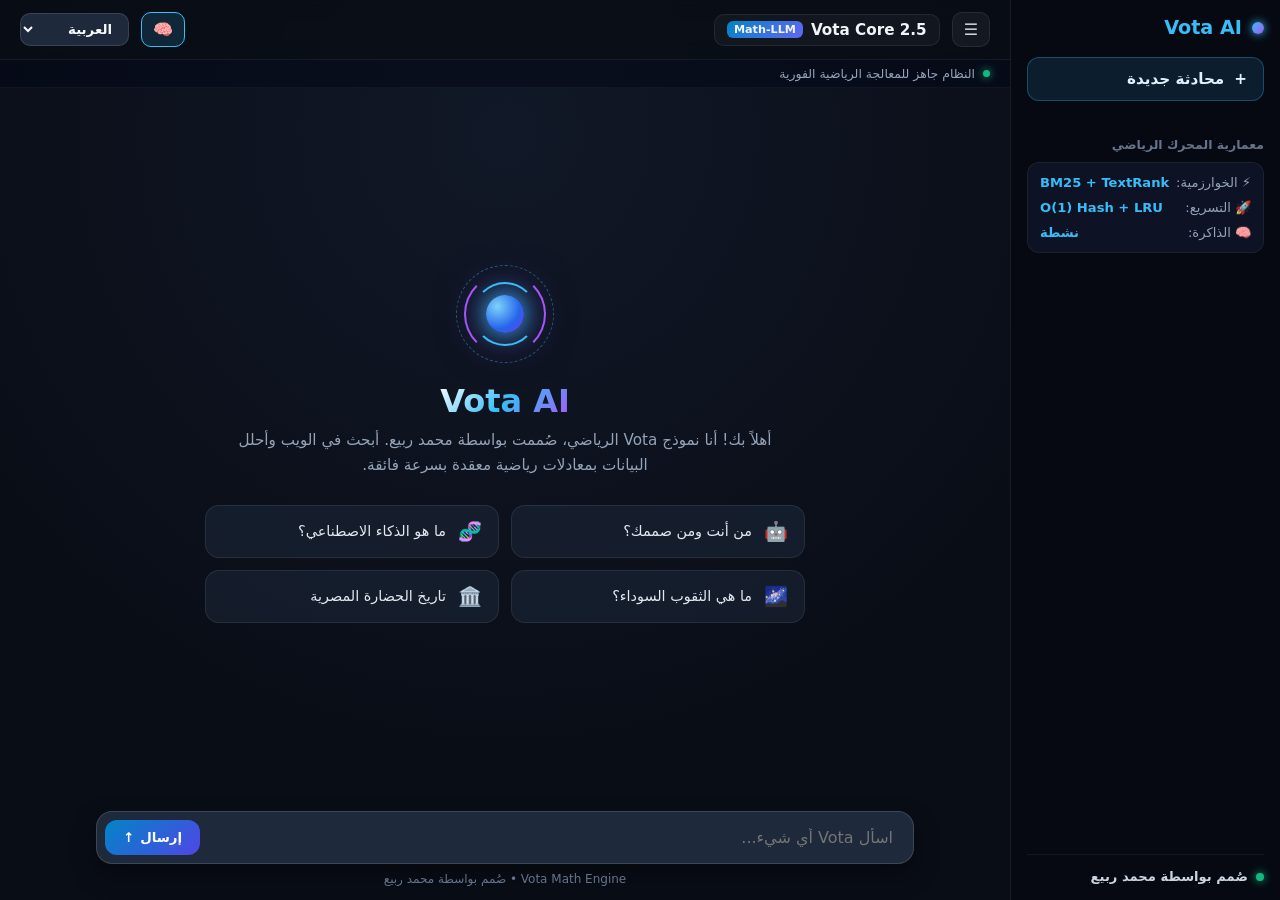
<file: index.html>
<!DOCTYPE html>
<html lang="ar" dir="rtl">
<head>
  <meta charset="UTF-8">
  <meta name="viewport" content="width=device-width, initial-scale=1.0">
  <title>Vota AI | نظام الذكاء الاصطناعي</title>
  <link rel="stylesheet" href="style.css">
</head>
<body>
  <div class="app-layout">
    <!-- القائمة الجانبية (Sidebar) -->
    <aside id="sidebar" class="sidebar">
      <div class="sidebar-header">
        <div class="brand-mini">
          <div class="vota-orb-mini"></div>
          <span>Vota AI</span>
        </div>
        <button id="close-sidebar-btn" class="mobile-only-btn" title="إغلاق القائمة">✕</button>
      </div>

      <button id="new-chat-btn" class="new-chat-btn">
        <span>+</span>
        <span id="new-chat-text">محادثة جديدة</span>
      </button>

      <div class="sidebar-section">
        <p class="section-label" id="engine-specs-title">معمارية المحرك الرياضي</p>
        <div class="spec-card">
          <div class="spec-item"><span>⚡ الخوارزمية:</span> <strong>BM25 + TextRank</strong></div>
          <div class="spec-item"><span>🚀 التسريع:</span> <strong>O(1) Hash + LRU</strong></div>
          <div class="spec-item"><span>🧠 الذاكرة:</span> <strong id="memory-status-label">نشطة</strong></div>
        </div>
      </div>

      <div class="sidebar-footer">
        <div class="dev-badge">
          <span class="dev-dot"></span>
          <span id="footer-text">صُمم بواسطة محمد ربيع</span>
        </div>
      </div>
    </aside>

    <!-- منطقة التطبيق الرئيسية -->
    <main class="main-workspace">
      <!-- الشريط العلوي -->
      <header class="top-bar">
        <div class="header-right">
          <button id="menu-toggle-btn" class="icon-btn" title="القائمة">☰</button>
          <div class="model-selector">
            <span class="model-name">Vota Core 2.5</span>
            <span class="model-tag">Math-LLM</span>
          </div>
        </div>

        <div class="header-left">
          <button id="memory-btn" class="icon-btn active" title="الذاكرة السياقية">🧠</button>
          <select id="language-select" aria-label="Language">
            <option value="ar">العربية</option>
            <option value="en">English</option>
            <option value="fr">Français</option>
          </select>
        </div>
      </header>

      <!-- شريط الحالة الحية -->
      <div id="status-bar" class="status-bar">
        <span class="status-indicator"></span>
        <span id="status-text">النظام جاهز للمعالجة الرياضية الفورية</span>
      </div>

      <!-- منطقة المحادثة واللوجو التفاعلي -->
      <div id="chat-box" class="chat-box">
        <!-- شاشة الترحيب واللوجو المتحرك التفاعلي -->
        <div id="hero-welcome" class="hero-welcome">
          <div id="vota-interactive-logo" class="vota-logo-stage" title="اضغط للتفاعل مع نواة Vota">
            <div class="ring ring-1"></div>
            <div class="ring ring-2"></div>
            <div class="ring ring-3"></div>
            <div class="plasma-core"></div>
          </div>
          <h2 class="hero-title">Vota AI</h2>
          <p id="welcome-msg" class="hero-subtitle">أهلاً بك! أنا نموذج Vota الرياضي، صُممت بواسطة محمد ربيع. أبحث في الويب وأحلل البيانات بمعادلات رياضية معقدة بسرعة فائقة.</p>

          <!-- بطاقات الاقتراحات الذكية -->
          <div id="suggestions" class="prompt-grid">
            <button class="prompt-card" data-key="who">
              <span class="card-icon">🤖</span>
              <span class="card-text">من أنت ومن صممك؟</span>
            </button>
            <button class="prompt-card" data-key="ai">
              <span class="card-icon">🧬</span>
              <span class="card-text">ما هو الذكاء الاصطناعي؟</span>
            </button>
            <button class="prompt-card" data-key="space">
              <span class="card-icon">🌌</span>
              <span class="card-text">ما هي الثقوب السوداء؟</span>
            </button>
            <button class="prompt-card" data-key="history">
              <span class="card-icon">🏛️</span>
              <span class="card-text">تاريخ الحضارة المصرية</span>
            </button>
          </div>
        </div>
      </div>

      <!-- صندوق الإدخال العائم -->
      <div class="input-container">
        <div class="input-box">
          <input type="text" id="user-input" placeholder="اسأل Vota أي شيء..." autocomplete="off">
          <button id="send-btn" class="send-btn" title="إرسال">
            <span id="send-text">إرسال</span>
            <span class="send-arrow">↑</span>
          </button>
        </div>
        <div class="bottom-disclaimer" id="bottom-credit">Vota Math Engine • صُمم بواسطة محمد ربيع</div>
      </div>
    </main>
  </div>
  <script src="vota-brain.js"></script>
  <script src="script.js"></script>
  <script src="vota-omni-search.js"></script> 
  <script src="vota-egyptian-nlp.js"></script> 
  <script src="vota-master-router.js"></script> 
</body>
</html>
</file>
<file: style.css>
* {
  box-sizing: border-box;
  font-family: system-ui, -apple-system, 'Segoe UI', Roboto, sans-serif;
}

body {
  margin: 0;
  background-color: #090d16;
  color: #f1f5f9;
  height: 100vh;
  overflow: hidden;
}

.app-layout {
  display: flex;
  height: 100vh;
  width: 100vw;
}

/* القائمة الجانبية (Sidebar) */
.sidebar {
  width: 270px;
  background: #060911;
  border-inline-end: 1px solid rgba(255, 255, 255, 0.08);
  display: flex;
  flex-direction: column;
  padding: 16px;
  transition: transform 0.3s ease;
  z-index: 100;
}

.sidebar-header {
  display: flex;
  justify-content: space-between;
  align-items: center;
  margin-bottom: 18px;
}

.brand-mini {
  display: flex;
  align-items: center;
  gap: 10px;
  font-weight: 800;
  font-size: 1.2rem;
  color: #38bdf8;
}

.vota-orb-mini {
  width: 12px;
  height: 12px;
  border-radius: 50%;
  background: linear-gradient(135deg, #38bdf8, #a855f7);
  box-shadow: 0 0 10px #38bdf8;
}

.mobile-only-btn {
  display: none;
  background: transparent;
  border: none;
  color: #94a3b8;
  font-size: 1.2rem;
  cursor: pointer;
}

.new-chat-btn {
  width: 100%;
  padding: 12px 16px;
  background: rgba(56, 189, 248, 0.12);
  border: 1px solid rgba(56, 189, 248, 0.3);
  color: #e0f2fe;
  border-radius: 12px;
  font-size: 0.95rem;
  font-weight: 600;
  display: flex;
  align-items: center;
  gap: 10px;
  cursor: pointer;
  transition: 0.2s;
}

.new-chat-btn:hover {
  background: rgba(56, 189, 248, 0.22);
}

.sidebar-section {
  margin-top: 24px;
  flex: 1;
}

.section-label {
  font-size: 0.78rem;
  color: #64748b;
  margin-bottom: 10px;
  font-weight: 700;
}

.spec-card {
  background: rgba(15, 23, 42, 0.8);
  border: 1px solid rgba(255, 255, 255, 0.06);
  border-radius: 12px;
  padding: 12px;
  display: flex;
  flex-direction: column;
  gap: 10px;
  font-size: 0.82rem;
}

.spec-item {
  display: flex;
  justify-content: space-between;
  color: #94a3b8;
}

.spec-item strong {
  color: #38bdf8;
}

.sidebar-footer {
  padding-top: 14px;
  border-top: 1px solid rgba(255, 255, 255, 0.06);
}

.dev-badge {
  display: flex;
  align-items: center;
  gap: 8px;
  font-size: 0.82rem;
  color: #cbd5e1;
  font-weight: 600;
}

.dev-dot {
  width: 8px;
  height: 8px;
  border-radius: 50%;
  background: #10b981;
  box-shadow: 0 0 8px #10b981;
}

/* مساحة العمل الرئيسية والشريط العلوي */
.main-workspace {
  flex: 1;
  display: flex;
  flex-direction: column;
  background: radial-gradient(circle at 50% 15%, #111827, #090d16 70%);
  position: relative;
}

.top-bar {
  padding: 12px 20px;
  display: flex;
  justify-content: space-between;
  align-items: center;
  border-bottom: 1px solid rgba(255, 255, 255, 0.06);
  background: rgba(9, 13, 22, 0.85);
  backdrop-filter: blur(10px);
}

.header-right, .header-left {
  display: flex;
  align-items: center;
  gap: 12px;
}

.model-selector {
  display: flex;
  align-items: center;
  gap: 8px;
  background: rgba(255, 255, 255, 0.04);
  padding: 6px 12px;
  border-radius: 10px;
  border: 1px solid rgba(255, 255, 255, 0.08);
}

.model-name {
  font-weight: 700;
  font-size: 0.95rem;
}

.model-tag {
  background: linear-gradient(135deg, #0284c7, #6366f1);
  font-size: 0.7rem;
  padding: 2px 7px;
  border-radius: 6px;
  font-weight: 700;
}

.icon-btn {
  background: rgba(255, 255, 255, 0.05);
  border: 1px solid rgba(255, 255, 255, 0.08);
  color: #cbd5e1;
  padding: 7px 11px;
  border-radius: 10px;
  cursor: pointer;
  font-size: 1rem;
  transition: 0.2s;
}

.icon-btn:hover {
  background: rgba(255, 255, 255, 0.12);
}

.icon-btn.active {
  border-color: #38bdf8;
  background: rgba(56, 189, 248, 0.15);
  color: #38bdf8;
}

select {
  padding: 7px 12px;
  border-radius: 10px;
  border: 1px solid rgba(255, 255, 255, 0.12);
  background: #1e293b;
  color: #f8fafc;
  font-weight: 600;
  cursor: pointer;
  outline: none;
}

/* شريط الحالة الحية */
.status-bar {
  padding: 6px 20px;
  background: rgba(2, 6, 23, 0.5);
  font-size: 0.78rem;
  color: #94a3b8;
  display: flex;
  align-items: center;
  gap: 8px;
  border-bottom: 1px solid rgba(255, 255, 255, 0.04);
}

.status-indicator {
  width: 7px;
  height: 7px;
  border-radius: 50%;
  background: #10b981;
  box-shadow: 0 0 8px #10b981;
}

.status-bar.computing .status-indicator {
  background: #f59e0b;
  box-shadow: 0 0 10px #f59e0b;
  animation: pulseFast 0.5s infinite alternate;
}

@keyframes pulseFast {
  to { opacity: 0.2; transform: scale(1.3); }
}
/* منطقة المحادثة واللوجو المتحرك التفاعلي */
.chat-box {
  flex: 1;
  overflow-y: auto;
  padding: 24px 16px;
  display: flex;
  flex-direction: column;
  gap: 18px;
  max-width: 850px;
  width: 100%;
  margin: 0 auto;
}

.hero-welcome {
  display: flex;
  flex-direction: column;
  align-items: center;
  text-align: center;
  margin: auto 0;
  padding: 20px;
  animation: fadeIn 0.5s ease;
}

@keyframes fadeIn {
  from { opacity: 0; }
  to { opacity: 1; }
}

.vota-logo-stage {
  position: relative;
  width: 100px;
  height: 100px;
  display: flex;
  justify-content: center;
  align-items: center;
  margin-bottom: 18px;
  cursor: pointer;
  transition: transform 0.3s cubic-bezier(0.34, 1.56, 0.64, 1);
}

.vota-logo-stage:hover {
  transform: scale(1.12);
}

.vota-logo-stage:active {
  transform: scale(0.95);
}

.plasma-core {
  width: 38px;
  height: 38px;
  border-radius: 50%;
  background: radial-gradient(circle at 30% 30%, #7dd3fc, #2563eb 60%, #7c3aed);
  box-shadow: 0 0 25px #38bdf8, 0 0 50px rgba(124, 58, 237, 0.6);
  animation: coreBreathe 3s ease-in-out infinite;
}

.ring {
  position: absolute;
  border-radius: 50%;
  border: 2px solid transparent;
}

.ring-1 {
  width: 64px;
  height: 64px;
  border-top-color: #38bdf8;
  border-bottom-color: #38bdf8;
  animation: spinRight 4s linear infinite;
}

.ring-2 {
  width: 82px;
  height: 82px;
  border-left-color: #a855f7;
  border-right-color: #a855f7;
  animation: spinLeft 6s linear infinite;
}

.ring-3 {
  width: 98px;
  height: 98px;
  border: 1px dashed rgba(56, 189, 248, 0.4);
  animation: spinRight 12s linear infinite;
}

.vota-logo-stage.active-boost .ring-1 { animation-duration: 0.8s; }
.vota-logo-stage.active-boost .ring-2 { animation-duration: 1.1s; }
.vota-logo-stage.active-boost .plasma-core {
  background: radial-gradient(circle at 30% 30%, #fde047, #f59e0b 60%, #ec4899);
  box-shadow: 0 0 35px #f59e0b;
}

@keyframes spinRight { to { transform: rotate(360deg); } }
@keyframes spinLeft { to { transform: rotate(-360deg); } }
@keyframes coreBreathe {
  0%, 100% { transform: scale(1); }
  50% { transform: scale(1.15); }
}

.hero-title {
  font-size: 2rem;
  font-weight: 900;
  margin: 0 0 8px 0;
  background: linear-gradient(135deg, #ffffff, #38bdf8, #a855f7);
  -webkit-background-clip: text;
  -webkit-text-fill-color: transparent;
}

.hero-subtitle {
  max-width: 540px;
  color: #94a3b8;
  font-size: 0.95rem;
  line-height: 1.6;
  margin: 0 0 28px 0;
}

/* بطاقات الاقتراحات الذكية */
.prompt-grid {
  display: grid;
  grid-template-columns: repeat(2, 1fr);
  gap: 12px;
  width: 100%;
  max-width: 600px;
}

.prompt-card {
  background: rgba(30, 41, 59, 0.55);
  border: 1px solid rgba(255, 255, 255, 0.08);
  border-radius: 14px;
  padding: 14px 16px;
  color: #e2e8f0;
  display: flex;
  align-items: center;
  gap: 12px;
  text-align: start;
  cursor: pointer;
  transition: all 0.2s ease;
  font-size: 0.9rem;
}

.prompt-card:hover {
  background: rgba(56, 189, 248, 0.12);
  border-color: rgba(56, 189, 248, 0.4);
  transform: translateY(-2px);
}

.card-icon {
  font-size: 1.2rem;
}

/* فقاعات المحادثة وبطاقة الإحصائيات الرياضية */
.message {
  padding: 14px 18px;
  border-radius: 18px;
  max-width: 85%;
  line-height: 1.7;
  font-size: 0.96rem;
  animation: slideUp 0.25s ease;
}

@keyframes slideUp {
  from { opacity: 0; transform: translateY(10px); }
  to { opacity: 1; transform: translateY(0); }
}

.user-msg {
  background: linear-gradient(135deg, #2563eb, #4f46e5);
  color: #ffffff;
  align-self: flex-start;
  border-bottom-right-radius: 4px;
}

.ai-msg {
  background: rgba(30, 41, 59, 0.85);
  border: 1px solid rgba(255, 255, 255, 0.08);
  color: #f1f5f9;
  align-self: flex-end;
  border-bottom-left-radius: 4px;
  width: 100%;
}

.msg-content {
  white-space: pre-wrap;
}

.math-metrics {
  margin-top: 12px;
  padding-top: 10px;
  border-top: 1px solid rgba(255, 255, 255, 0.08);
  display: flex;
  flex-wrap: wrap;
  justify-content: space-between;
  align-items: center;
  gap: 8px;
  font-size: 0.75rem;
}

.metric-tags {
  display: flex;
  gap: 6px;
  flex-wrap: wrap;
}

.metric-tag {
  background: rgba(15, 23, 42, 0.9);
  padding: 3px 9px;
  border-radius: 6px;
  border: 1px solid rgba(56, 189, 248, 0.25);
  color: #7dd3fc;
}

.copy-btn {
  background: rgba(255, 255, 255, 0.08);
  border: none;
  color: #cbd5e1;
  padding: 4px 10px;
  border-radius: 6px;
  cursor: pointer;
  font-size: 0.75rem;
}

.copy-btn:hover {
  background: rgba(56, 189, 248, 0.25);
  color: #ffffff;
}

/* صندوق الإدخال العائم والتجاوب مع الموبايل */
.input-container {
  padding: 12px 16px 14px;
  background: linear-gradient(to top, #090d16 80%, transparent);
  max-width: 850px;
  width: 100%;
  margin: 0 auto;
}

.input-box {
  display: flex;
  align-items: center;
  background: #1e293b;
  border: 1px solid rgba(255, 255, 255, 0.14);
  border-radius: 16px;
  padding: 6px 8px;
  box-shadow: 0 10px 25px rgba(0, 0, 0, 0.4);
  transition: border-color 0.2s;
}

.input-box:focus-within {
  border-color: #38bdf8;
}

.input-box input {
  flex: 1;
  background: transparent;
  border: none;
  color: #ffffff;
  padding: 10px 12px;
  font-size: 1rem;
  outline: none;
}

.send-btn {
  background: linear-gradient(135deg, #0284c7, #4f46e5);
  color: white;
  border: none;
  padding: 10px 18px;
  border-radius: 12px;
  font-weight: 700;
  cursor: pointer;
  display: flex;
  align-items: center;
  gap: 6px;
  transition: 0.2s;
}

.send-btn:hover {
  opacity: 0.9;
}

.bottom-disclaimer {
  text-align: center;
  font-size: 0.75rem;
  color: #64748b;
  margin-top: 8px;
}

@media (max-width: 768px) {
  .sidebar {
    position: fixed;
    top: 0;
    bottom: 0;
    inset-inline-start: 0;
    transform: translateX(100%);
  }
  html[dir="ltr"] .sidebar {
    transform: translateX(-100%);
  }
  .sidebar.open {
    transform: translateX(0);
  }
  .mobile-only-btn {
    display: block;
  }
  .prompt-grid {
    grid-template-columns: 1fr;
  }
}
</file>
